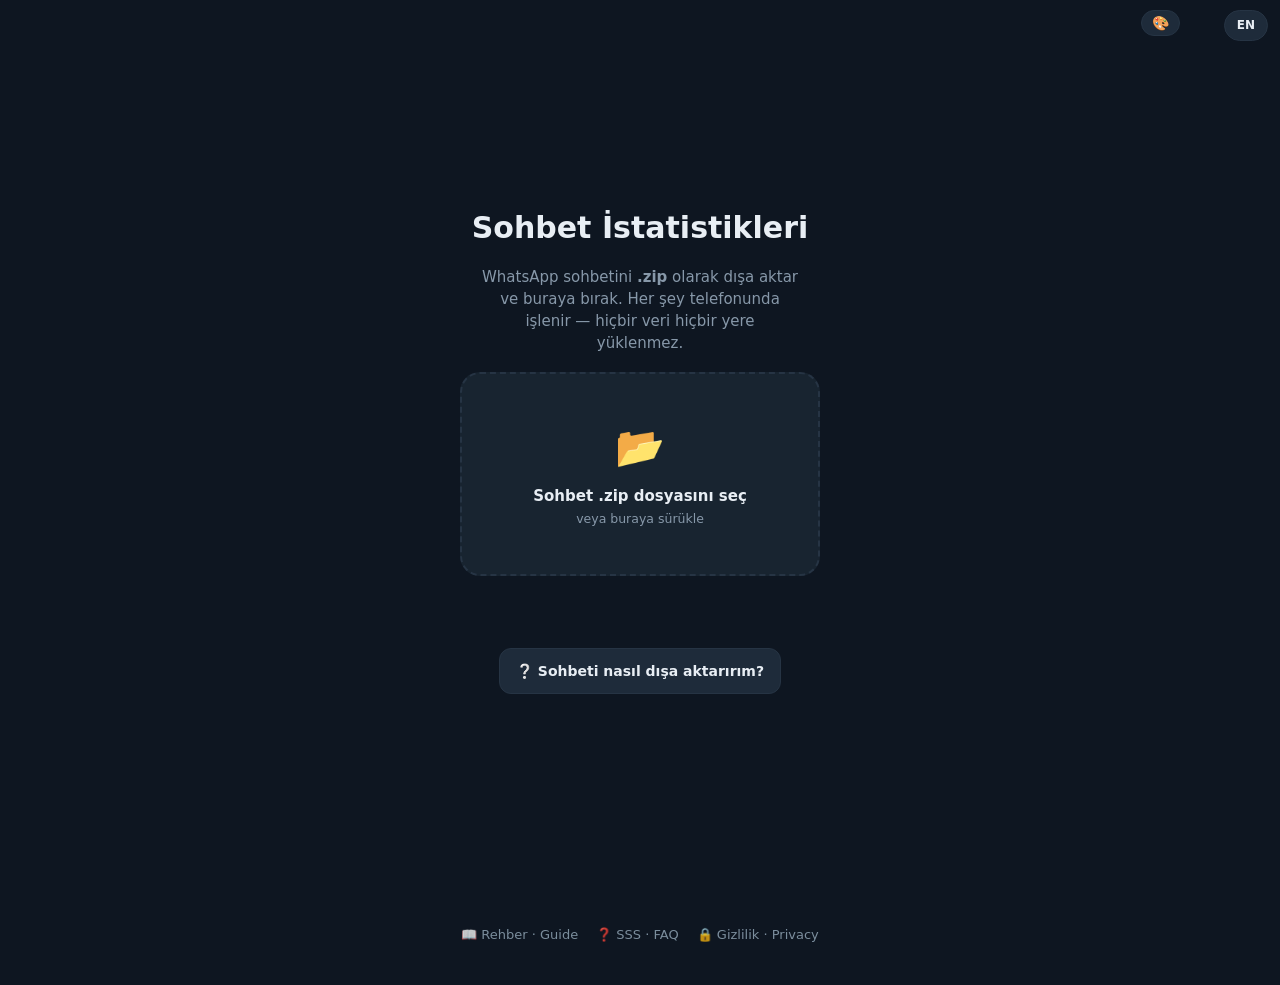
<file: index.html>
<!doctype html>
<html lang="tr">
<head>
  <meta charset="utf-8">
  <meta name="viewport" content="width=device-width, initial-scale=1, viewport-fit=cover">
  <meta name="theme-color" content="#0e1621">
  <!-- Standalone/app-like launch when added to the home screen (iOS lacks manifest display support
       pre-16.4; these apple-* metas make add-to-home-screen open full-screen without Safari chrome). -->
  <meta name="mobile-web-app-capable" content="yes">
  <meta name="apple-mobile-web-app-capable" content="yes">
  <meta name="apple-mobile-web-app-status-bar-style" content="black-translucent">
  <meta name="apple-mobile-web-app-title" content="Sohbet İstat">
  <title>WhatsApp Sohbet İstatistikleri</title>
  <link rel="manifest" href="manifest.json">
  <link rel="apple-touch-icon" href="icon-192.png">
  <link rel="icon" href="icon-192.png">
  <link rel="stylesheet" href="styles.css">
  <link rel="stylesheet" href="wrapped.css">
  <script>
    // AdSense (Auto ads): set to your publisher ID after approval, e.g. "ca-pub-1234567890123456".
    const ADSENSE_PUB = "ca-pub-7134809424944016";
    if (ADSENSE_PUB) {
      const s = document.createElement("script");
      s.async = true; s.crossOrigin = "anonymous";
      s.src = "https://pagead2.googlesyndication.com/pagead/js/adsbygoogle.js?client=" + ADSENSE_PUB;
      document.head.appendChild(s);
    }
  </script>
</head>
<body>
  <button id="langtoggle" title="Language">EN</button>
  <button id="themetoggle" title="Theme">🎨</button>
  <button id="anontoggle" class="hidden" title="Hide names">🕶️</button>
  <div id="import" class="import">
    <h1 id="iTitle">Sohbet İstatistikleri</h1>
    <p id="iDesc">WhatsApp sohbetini <b>.zip</b> olarak dışa aktar ve buraya bırak. Her şey telefonunda işlenir — hiçbir veri hiçbir yere yüklenmez.</p>
    <label class="drop" id="drop">
      <div class="big">📂</div>
      <b id="iPick">Sohbet .zip dosyasını seç</b>
      <small id="iDrag">veya buraya sürükle</small>
      <input type="file" id="file" accept=".zip,.txt,text/plain,application/zip" hidden>
    </label>
    <div id="busy" class="drop hidden"><div class="spin" style="margin:0 auto"></div><b id="iBusy" style="margin-top:12px">İşleniyor…</b></div>
    <div class="err" id="err"></div>
    <details id="guide" class="guide"></details>
    <div id="history" class="history hidden"></div>
  </div>

  <div id="filter" class="filterbar hidden"></div>
  <div id="tracker" class="tracker hidden"></div>
  <div id="report" class="report wide hidden"></div>
  <div id="share" class="share hidden"></div>
  <footer class="sitenav">
    <a href="guide.html">📖 Rehber · Guide</a>
    <a href="faq.html">❓ SSS · FAQ</a>
    <a href="privacy.html">🔒 Gizlilik · Privacy</a>
  </footer>
  <div id="wrapped" class="wrapped hidden"></div>

  <script src="html2canvas.min.js" defer></script>
  <script type="module" src="app.js"></script>
  <script type="module" src="wrapped.js"></script>
</body>
</html>
</file>
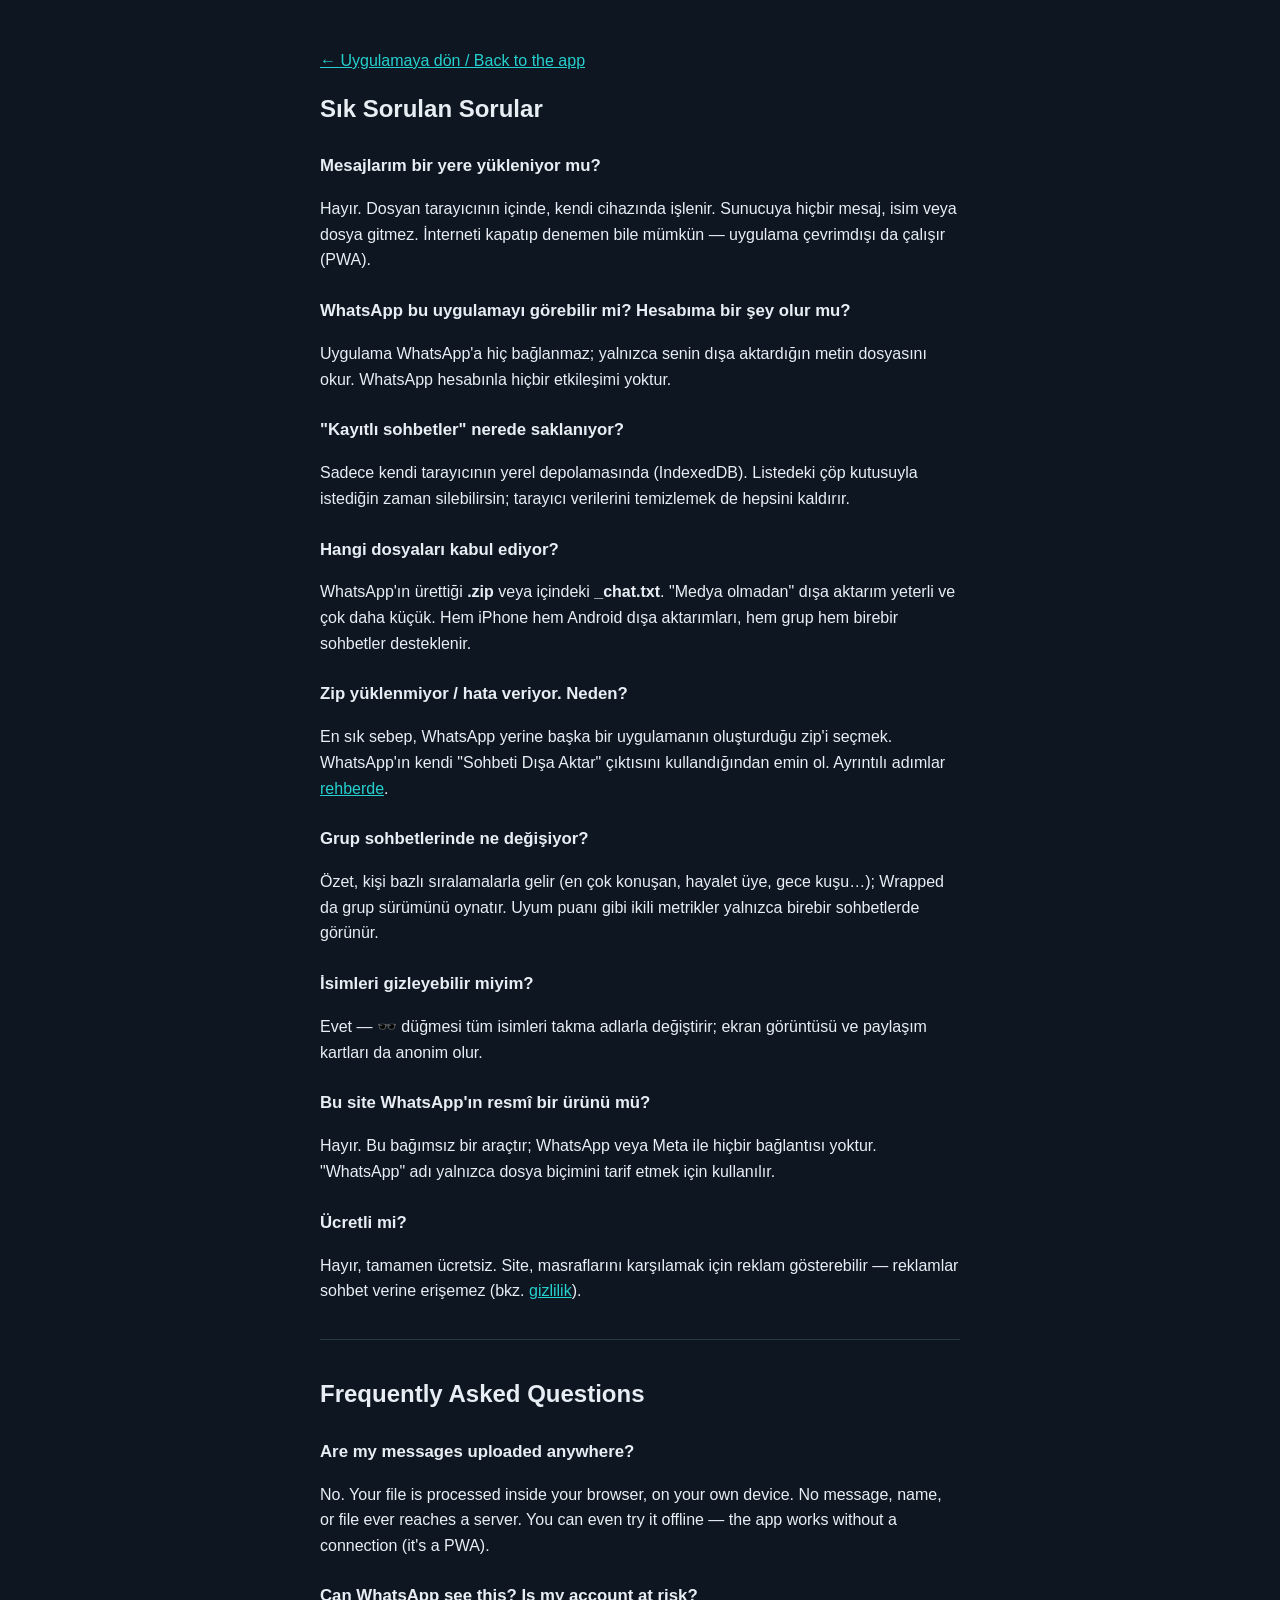
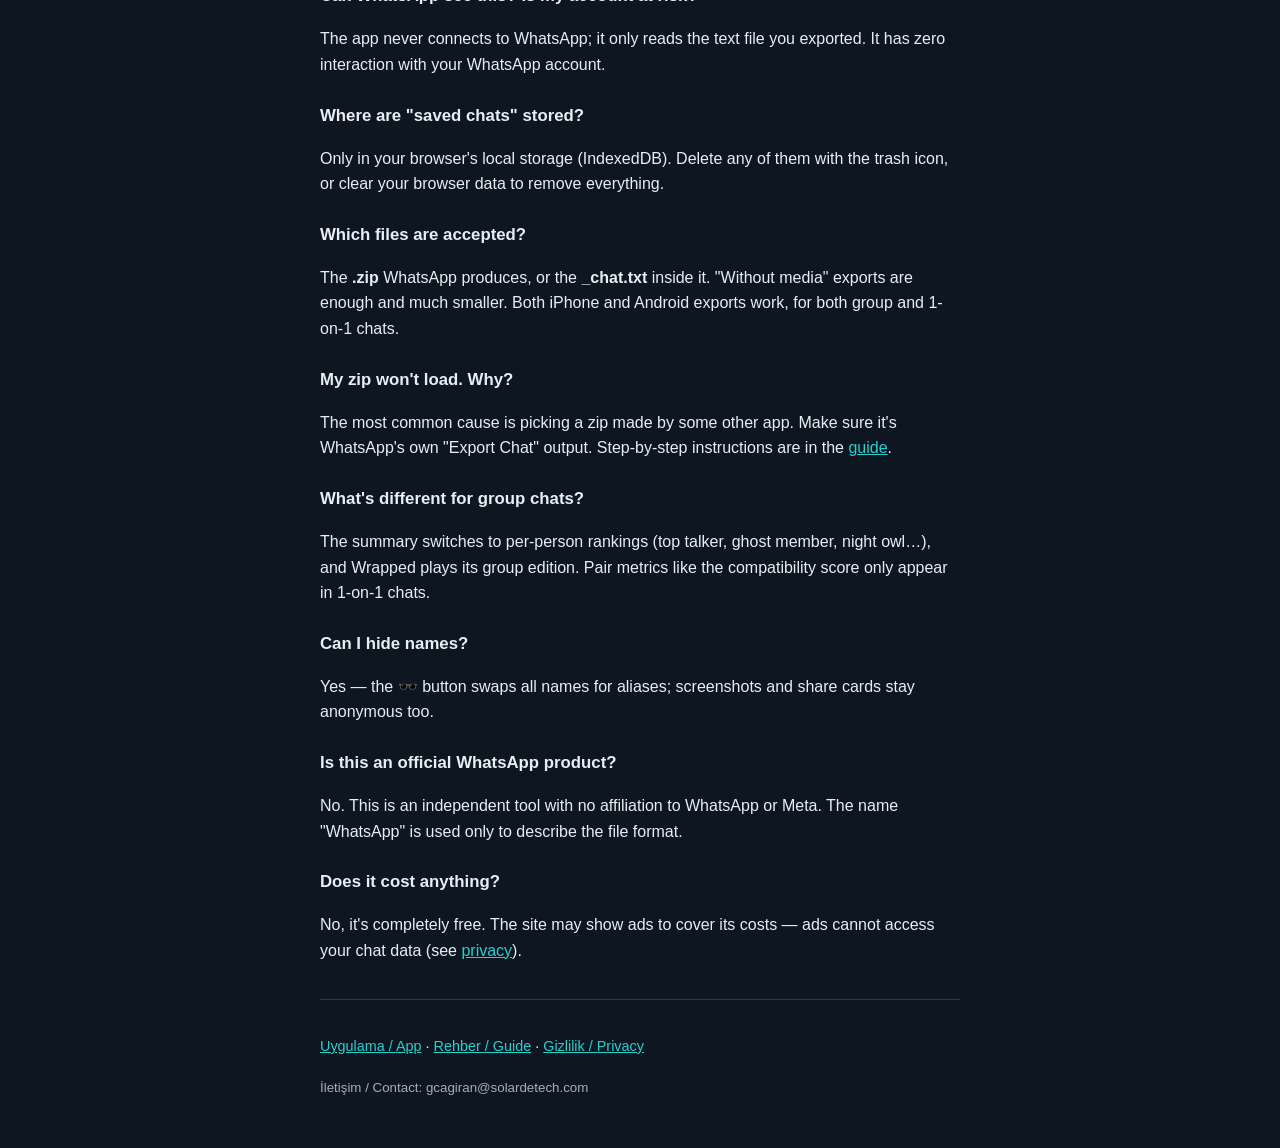
<file: faq.html>
<!doctype html>
<html lang="tr">
<head>
  <meta charset="utf-8">
  <meta name="viewport" content="width=device-width, initial-scale=1">
  <meta name="theme-color" content="#0e1621">
  <meta name="description" content="WhatsApp Sohbet İstatistikleri hakkında sık sorulan sorular: gizlilik, veri, dosya biçimleri. FAQ about WhatsApp chat statistics: privacy, data, file formats.">
  <title>SSS · FAQ — WhatsApp Sohbet İstatistikleri</title>
  <style>
    body{font-family:-apple-system,BlinkMacSystemFont,"Segoe UI",Roboto,Helvetica,Arial,sans-serif;
      background:#0e1621;color:#e8eef4;max-width:640px;margin:0 auto;padding:32px 20px;line-height:1.6}
    h1{font-size:1.5em}h2{font-size:1.05em;margin-top:1.5em}
    a{color:#26d0ce}hr{border:none;border-top:1px solid #2a3947;margin:2.2em 0}
    small{color:#9fb0bf}
    .nav{margin-top:2.4em;font-size:.9em}
  </style>
</head>
<body>
  <p><a href="./">← Uygulamaya dön / Back to the app</a></p>

  <h1>Sık Sorulan Sorular</h1>

  <h2>Mesajlarım bir yere yükleniyor mu?</h2>
  <p>Hayır. Dosyan tarayıcının içinde, kendi cihazında işlenir. Sunucuya hiçbir mesaj, isim veya dosya gitmez.
    İnterneti kapatıp denemen bile mümkün — uygulama çevrimdışı da çalışır (PWA).</p>

  <h2>WhatsApp bu uygulamayı görebilir mi? Hesabıma bir şey olur mu?</h2>
  <p>Uygulama WhatsApp'a hiç bağlanmaz; yalnızca senin dışa aktardığın metin dosyasını okur.
    WhatsApp hesabınla hiçbir etkileşimi yoktur.</p>

  <h2>"Kayıtlı sohbetler" nerede saklanıyor?</h2>
  <p>Sadece kendi tarayıcının yerel depolamasında (IndexedDB). Listedeki çöp kutusuyla istediğin zaman silebilirsin;
    tarayıcı verilerini temizlemek de hepsini kaldırır.</p>

  <h2>Hangi dosyaları kabul ediyor?</h2>
  <p>WhatsApp'ın ürettiği <b>.zip</b> veya içindeki <b>_chat.txt</b>. "Medya olmadan" dışa aktarım yeterli ve çok daha küçük.
    Hem iPhone hem Android dışa aktarımları, hem grup hem birebir sohbetler desteklenir.</p>

  <h2>Zip yüklenmiyor / hata veriyor. Neden?</h2>
  <p>En sık sebep, WhatsApp yerine başka bir uygulamanın oluşturduğu zip'i seçmek. WhatsApp'ın kendi
    "Sohbeti Dışa Aktar" çıktısını kullandığından emin ol. Ayrıntılı adımlar <a href="guide.html">rehberde</a>.</p>

  <h2>Grup sohbetlerinde ne değişiyor?</h2>
  <p>Özet, kişi bazlı sıralamalarla gelir (en çok konuşan, hayalet üye, gece kuşu…); Wrapped da grup sürümünü oynatır.
    Uyum puanı gibi ikili metrikler yalnızca birebir sohbetlerde görünür.</p>

  <h2>İsimleri gizleyebilir miyim?</h2>
  <p>Evet — 🕶️ düğmesi tüm isimleri takma adlarla değiştirir; ekran görüntüsü ve paylaşım kartları da anonim olur.</p>

  <h2>Bu site WhatsApp'ın resmî bir ürünü mü?</h2>
  <p>Hayır. Bu bağımsız bir araçtır; WhatsApp veya Meta ile hiçbir bağlantısı yoktur. "WhatsApp" adı yalnızca
    dosya biçimini tarif etmek için kullanılır.</p>

  <h2>Ücretli mi?</h2>
  <p>Hayır, tamamen ücretsiz. Site, masraflarını karşılamak için reklam gösterebilir — reklamlar sohbet verine erişemez
    (bkz. <a href="privacy.html">gizlilik</a>).</p>

  <hr>

  <h1>Frequently Asked Questions</h1>

  <h2>Are my messages uploaded anywhere?</h2>
  <p>No. Your file is processed inside your browser, on your own device. No message, name, or file ever reaches a server.
    You can even try it offline — the app works without a connection (it's a PWA).</p>

  <h2>Can WhatsApp see this? Is my account at risk?</h2>
  <p>The app never connects to WhatsApp; it only reads the text file you exported. It has zero interaction with your
    WhatsApp account.</p>

  <h2>Where are "saved chats" stored?</h2>
  <p>Only in your browser's local storage (IndexedDB). Delete any of them with the trash icon, or clear your browser
    data to remove everything.</p>

  <h2>Which files are accepted?</h2>
  <p>The <b>.zip</b> WhatsApp produces, or the <b>_chat.txt</b> inside it. "Without media" exports are enough and much
    smaller. Both iPhone and Android exports work, for both group and 1-on-1 chats.</p>

  <h2>My zip won't load. Why?</h2>
  <p>The most common cause is picking a zip made by some other app. Make sure it's WhatsApp's own
    "Export Chat" output. Step-by-step instructions are in the <a href="guide.html">guide</a>.</p>

  <h2>What's different for group chats?</h2>
  <p>The summary switches to per-person rankings (top talker, ghost member, night owl…), and Wrapped plays its group
    edition. Pair metrics like the compatibility score only appear in 1-on-1 chats.</p>

  <h2>Can I hide names?</h2>
  <p>Yes — the 🕶️ button swaps all names for aliases; screenshots and share cards stay anonymous too.</p>

  <h2>Is this an official WhatsApp product?</h2>
  <p>No. This is an independent tool with no affiliation to WhatsApp or Meta. The name "WhatsApp" is used only to
    describe the file format.</p>

  <h2>Does it cost anything?</h2>
  <p>No, it's completely free. The site may show ads to cover its costs — ads cannot access your chat data
    (see <a href="privacy.html">privacy</a>).</p>

  <hr>
  <p class="nav"><a href="./">Uygulama / App</a> · <a href="guide.html">Rehber / Guide</a> · <a href="privacy.html">Gizlilik / Privacy</a></p>
  <p><small>İletişim / Contact: gcagiran@solardetech.com</small></p>
</body>
</html>
</file>
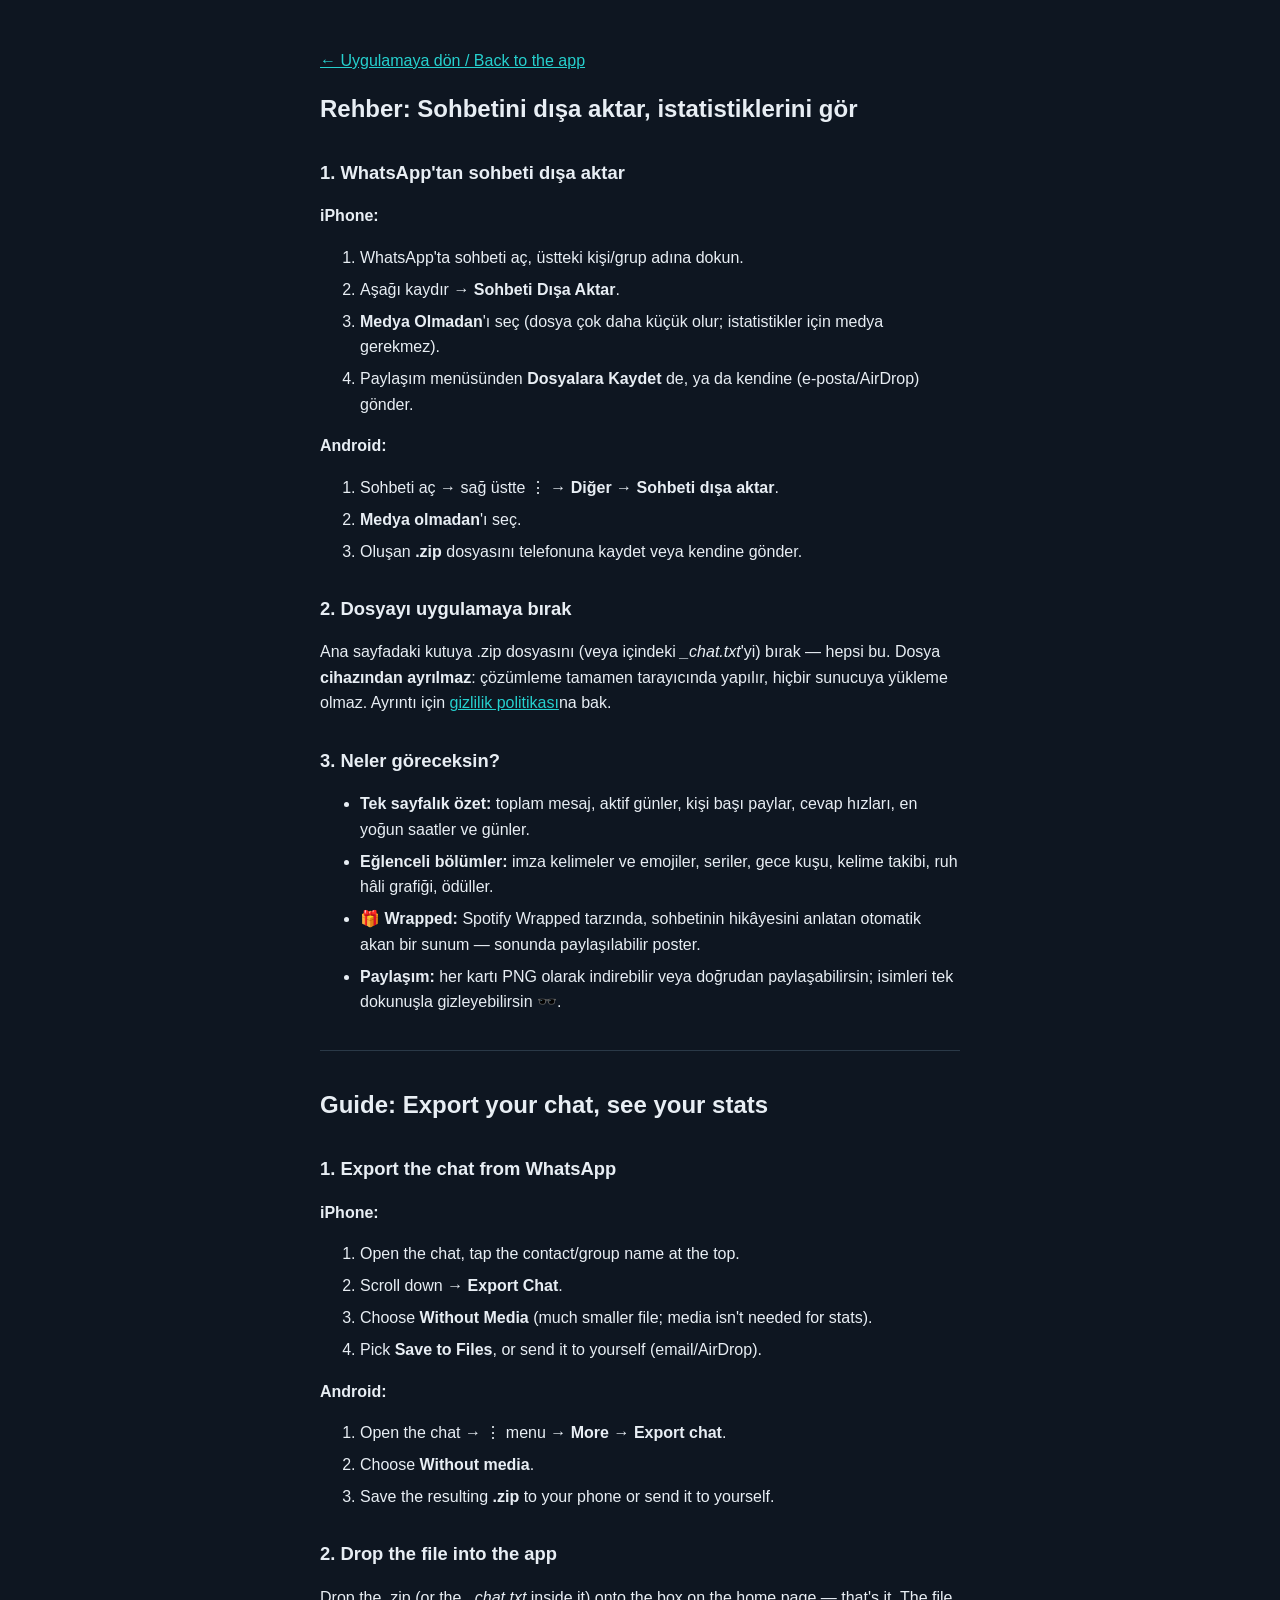
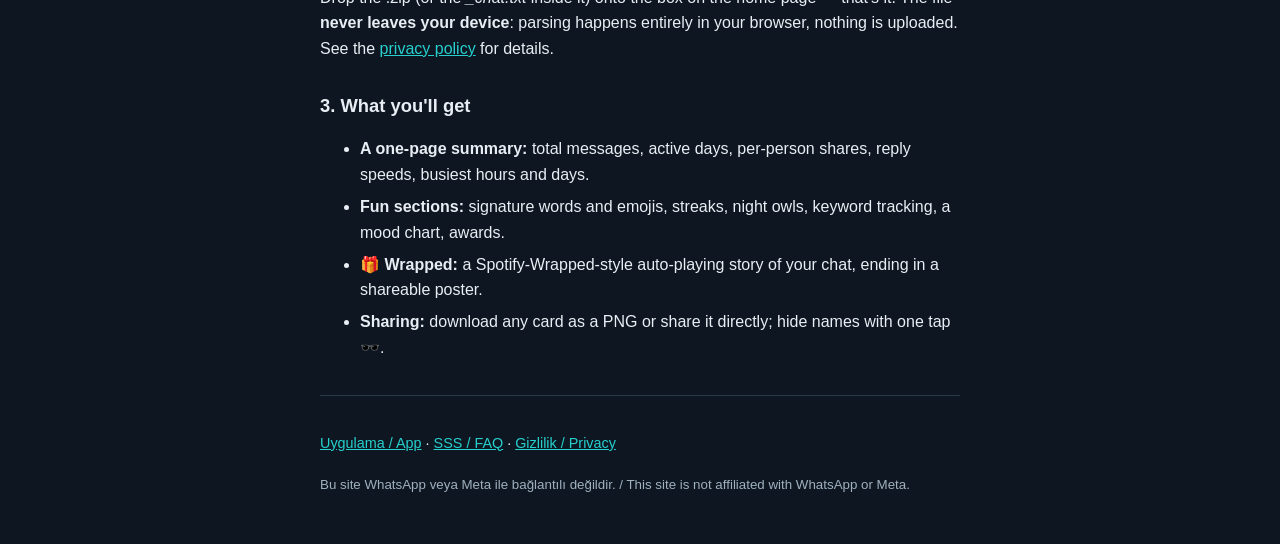
<file: guide.html>
<!doctype html>
<html lang="tr">
<head>
  <meta charset="utf-8">
  <meta name="viewport" content="width=device-width, initial-scale=1">
  <meta name="theme-color" content="#0e1621">
  <meta name="description" content="WhatsApp sohbetini nasıl dışa aktarırsın ve istatistiklerini nasıl görürsün — adım adım rehber. How to export a WhatsApp chat and see your stats — step by step.">
  <title>Rehber · Guide — WhatsApp Sohbet İstatistikleri</title>
  <style>
    body{font-family:-apple-system,BlinkMacSystemFont,"Segoe UI",Roboto,Helvetica,Arial,sans-serif;
      background:#0e1621;color:#e8eef4;max-width:640px;margin:0 auto;padding:32px 20px;line-height:1.6}
    h1{font-size:1.5em}h2{font-size:1.15em;margin-top:1.6em}
    a{color:#26d0ce}hr{border:none;border-top:1px solid #2a3947;margin:2.2em 0}
    ol li,ul li{margin:.4em 0}
    small{color:#9fb0bf}
    .nav{margin-top:2.4em;font-size:.9em}
  </style>
</head>
<body>
  <p><a href="./">← Uygulamaya dön / Back to the app</a></p>

  <h1>Rehber: Sohbetini dışa aktar, istatistiklerini gör</h1>

  <h2>1. WhatsApp'tan sohbeti dışa aktar</h2>
  <p><b>iPhone:</b></p>
  <ol>
    <li>WhatsApp'ta sohbeti aç, üstteki kişi/grup adına dokun.</li>
    <li>Aşağı kaydır → <b>Sohbeti Dışa Aktar</b>.</li>
    <li><b>Medya Olmadan</b>'ı seç (dosya çok daha küçük olur; istatistikler için medya gerekmez).</li>
    <li>Paylaşım menüsünden <b>Dosyalara Kaydet</b> de, ya da kendine (e-posta/AirDrop) gönder.</li>
  </ol>
  <p><b>Android:</b></p>
  <ol>
    <li>Sohbeti aç → sağ üstte ⋮ → <b>Diğer</b> → <b>Sohbeti dışa aktar</b>.</li>
    <li><b>Medya olmadan</b>'ı seç.</li>
    <li>Oluşan <b>.zip</b> dosyasını telefonuna kaydet veya kendine gönder.</li>
  </ol>

  <h2>2. Dosyayı uygulamaya bırak</h2>
  <p>Ana sayfadaki kutuya .zip dosyasını (veya içindeki <i>_chat.txt</i>'yi) bırak — hepsi bu.
    Dosya <b>cihazından ayrılmaz</b>: çözümleme tamamen tarayıcında yapılır, hiçbir sunucuya yükleme olmaz.
    Ayrıntı için <a href="privacy.html">gizlilik politikası</a>na bak.</p>

  <h2>3. Neler göreceksin?</h2>
  <ul>
    <li><b>Tek sayfalık özet:</b> toplam mesaj, aktif günler, kişi başı paylar, cevap hızları, en yoğun saatler ve günler.</li>
    <li><b>Eğlenceli bölümler:</b> imza kelimeler ve emojiler, seriler, gece kuşu, kelime takibi, ruh hâli grafiği, ödüller.</li>
    <li><b>🎁 Wrapped:</b> Spotify Wrapped tarzında, sohbetinin hikâyesini anlatan otomatik akan bir sunum — sonunda paylaşılabilir poster.</li>
    <li><b>Paylaşım:</b> her kartı PNG olarak indirebilir veya doğrudan paylaşabilirsin; isimleri tek dokunuşla gizleyebilirsin 🕶️.</li>
  </ul>

  <hr>

  <h1>Guide: Export your chat, see your stats</h1>

  <h2>1. Export the chat from WhatsApp</h2>
  <p><b>iPhone:</b></p>
  <ol>
    <li>Open the chat, tap the contact/group name at the top.</li>
    <li>Scroll down → <b>Export Chat</b>.</li>
    <li>Choose <b>Without Media</b> (much smaller file; media isn't needed for stats).</li>
    <li>Pick <b>Save to Files</b>, or send it to yourself (email/AirDrop).</li>
  </ol>
  <p><b>Android:</b></p>
  <ol>
    <li>Open the chat → ⋮ menu → <b>More</b> → <b>Export chat</b>.</li>
    <li>Choose <b>Without media</b>.</li>
    <li>Save the resulting <b>.zip</b> to your phone or send it to yourself.</li>
  </ol>

  <h2>2. Drop the file into the app</h2>
  <p>Drop the .zip (or the <i>_chat.txt</i> inside it) onto the box on the home page — that's it.
    The file <b>never leaves your device</b>: parsing happens entirely in your browser, nothing is uploaded.
    See the <a href="privacy.html">privacy policy</a> for details.</p>

  <h2>3. What you'll get</h2>
  <ul>
    <li><b>A one-page summary:</b> total messages, active days, per-person shares, reply speeds, busiest hours and days.</li>
    <li><b>Fun sections:</b> signature words and emojis, streaks, night owls, keyword tracking, a mood chart, awards.</li>
    <li><b>🎁 Wrapped:</b> a Spotify-Wrapped-style auto-playing story of your chat, ending in a shareable poster.</li>
    <li><b>Sharing:</b> download any card as a PNG or share it directly; hide names with one tap 🕶️.</li>
  </ul>

  <hr>
  <p class="nav"><a href="./">Uygulama / App</a> · <a href="faq.html">SSS / FAQ</a> · <a href="privacy.html">Gizlilik / Privacy</a></p>
  <p><small>Bu site WhatsApp veya Meta ile bağlantılı değildir. / This site is not affiliated with WhatsApp or Meta.</small></p>
</body>
</html>
</file>
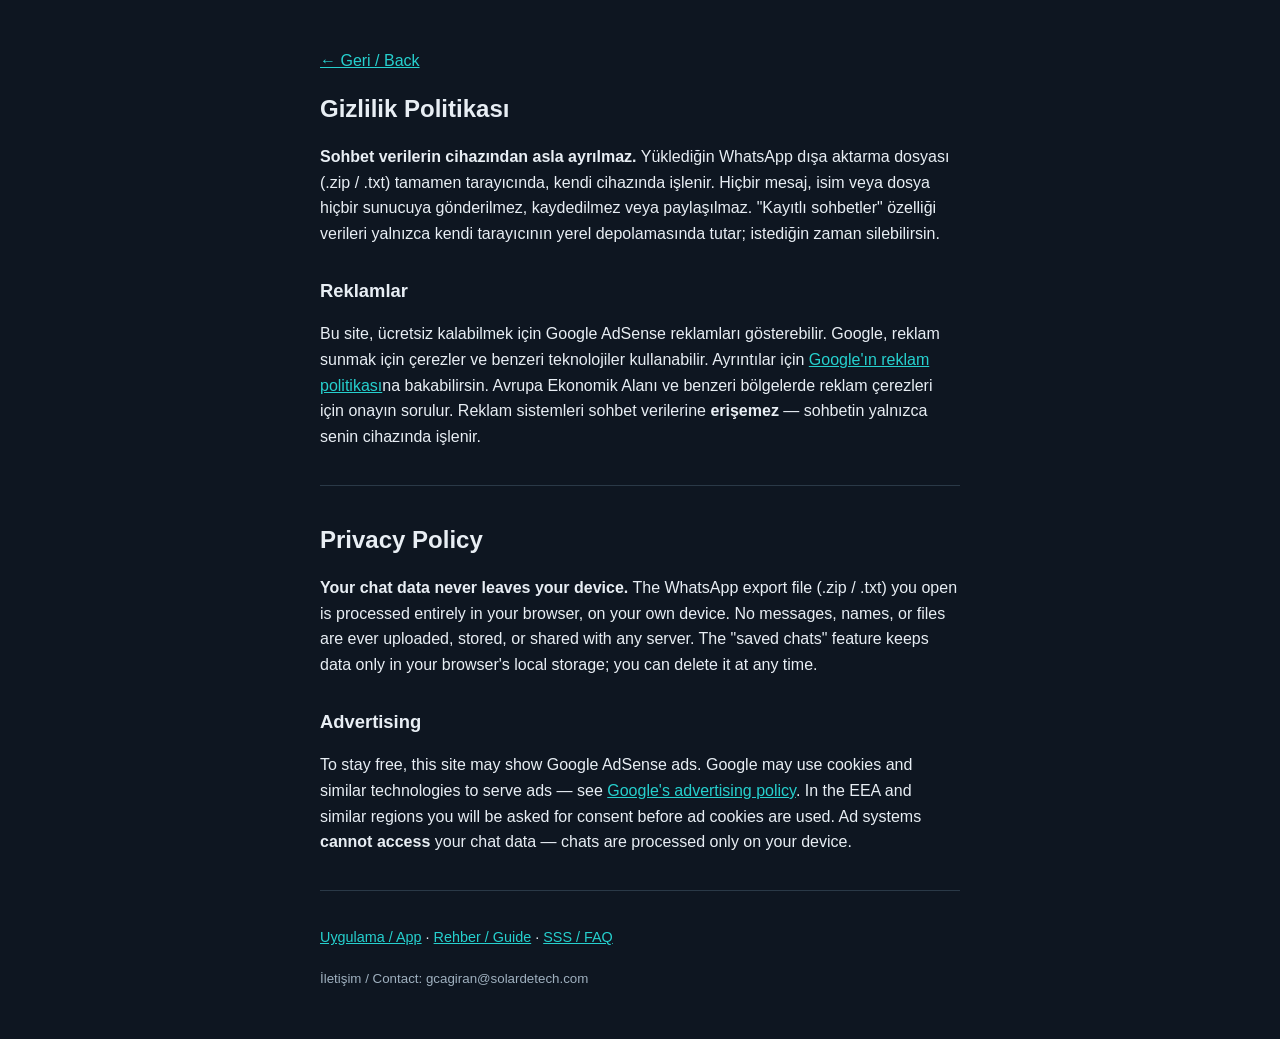
<file: privacy.html>
<!doctype html>
<html lang="tr">
<head>
  <meta charset="utf-8">
  <meta name="viewport" content="width=device-width, initial-scale=1">
  <meta name="theme-color" content="#0e1621">
  <title>Gizlilik · Privacy — WhatsApp Sohbet İstatistikleri</title>
  <style>
    body{font-family:-apple-system,BlinkMacSystemFont,"Segoe UI",Roboto,Helvetica,Arial,sans-serif;
      background:#0e1621;color:#e8eef4;max-width:640px;margin:0 auto;padding:32px 20px;line-height:1.6}
    h1{font-size:1.5em}h2{font-size:1.15em;margin-top:1.6em}
    a{color:#26d0ce}hr{border:none;border-top:1px solid #2a3947;margin:2.2em 0}
    small{color:#9fb0bf}
  </style>
</head>
<body>
  <p><a href="./">← Geri / Back</a></p>

  <h1>Gizlilik Politikası</h1>
  <p><b>Sohbet verilerin cihazından asla ayrılmaz.</b> Yüklediğin WhatsApp dışa aktarma dosyası (.zip / .txt)
    tamamen tarayıcında, kendi cihazında işlenir. Hiçbir mesaj, isim veya dosya hiçbir sunucuya gönderilmez,
    kaydedilmez veya paylaşılmaz. "Kayıtlı sohbetler" özelliği verileri yalnızca kendi tarayıcının yerel
    depolamasında tutar; istediğin zaman silebilirsin.</p>
  <h2>Reklamlar</h2>
  <p>Bu site, ücretsiz kalabilmek için Google AdSense reklamları gösterebilir. Google, reklam sunmak için
    çerezler ve benzeri teknolojiler kullanabilir. Ayrıntılar için
    <a href="https://policies.google.com/technologies/ads" rel="noopener">Google'ın reklam politikası</a>na
    bakabilirsin. Avrupa Ekonomik Alanı ve benzeri bölgelerde reklam çerezleri için onayın sorulur.
    Reklam sistemleri sohbet verilerine <b>erişemez</b> — sohbetin yalnızca senin cihazında işlenir.</p>

  <hr>

  <h1>Privacy Policy</h1>
  <p><b>Your chat data never leaves your device.</b> The WhatsApp export file (.zip / .txt) you open is
    processed entirely in your browser, on your own device. No messages, names, or files are ever uploaded,
    stored, or shared with any server. The "saved chats" feature keeps data only in your browser's local
    storage; you can delete it at any time.</p>
  <h2>Advertising</h2>
  <p>To stay free, this site may show Google AdSense ads. Google may use cookies and similar technologies to
    serve ads — see <a href="https://policies.google.com/technologies/ads" rel="noopener">Google's advertising
    policy</a>. In the EEA and similar regions you will be asked for consent before ad cookies are used.
    Ad systems <b>cannot access</b> your chat data — chats are processed only on your device.</p>

  <hr>
  <p style="font-size:.9em"><a href="./">Uygulama / App</a> · <a href="guide.html">Rehber / Guide</a> · <a href="faq.html">SSS / FAQ</a></p>
  <p><small>İletişim / Contact: gcagiran@solardetech.com</small></p>
</body>
</html>
</file>
<file: styles.css>
:root {
  --bg: #0e1621;
  --card: #182430;
  --card2: #1e2b3a;
  --fg: #e8eef4;
  --mut: #8798a9;
  --line: #263444;
  --a: #2ecc71;   /* sender 0 (green, "you") */
  --a2: #1f8f4e;
  --b: #ff5d5d;   /* sender 1 (red) */
  --b2: #c23b3b;
  --accent: #53b1fd;
}
/* alternate color themes (cosmetic: override surface colors; sender colors stay from JS PALETTE) */
:root[data-theme="sunset"] { --bg:#1b1214; --card:#26191c; --card2:#301f23; --fg:#f4e9ea; --mut:#b39a9d; --line:#3a2a2e; --accent:#ff9f45; }
:root[data-theme="ocean"]  { --bg:#0b1622; --card:#12212f; --card2:#182a3b; --fg:#e6f0f7; --mut:#8aa2b5; --line:#22384a; --accent:#39c7d6; }
:root[data-theme="mono"]   { --bg:#141414; --card:#1e1e1e; --card2:#262626; --fg:#ededed; --mut:#9a9a9a; --line:#333333; --accent:#b0b0b0; }
* { box-sizing: border-box; }
/* Guarantee the page never scrolls horizontally on a phone: clip (not hidden — clip keeps the
   sticky share bar working) any stray horizontal overflow. Belt to the overflow-wrap on .report. */
html { -webkit-text-size-adjust: 100%; overflow-x: clip; }
body {
  margin: 0; background: var(--bg); color: var(--fg);
  font: 15px/1.45 -apple-system, "Segoe UI", Roboto, system-ui, sans-serif;
}

/* ── import screen ── */
.import {
  min-height: 100vh; display: flex; flex-direction: column;
  align-items: center; justify-content: center; text-align: center; padding: 24px; gap: 18px;
}
.import h1 { font-size: 30px; margin: 0; }
.import p { color: var(--mut); margin: 0; max-width: 320px; }
.drop {
  width: 100%; max-width: 360px; padding: 44px 20px; border: 2px dashed var(--line);
  border-radius: 20px; background: var(--card); cursor: pointer; transition: .15s;
}
.drop.hot { border-color: var(--a); background: var(--card2); }
.drop .big { font-size: 40px; }
.drop b { display: block; margin-top: 10px; }
.drop small { color: var(--mut); }
.err { color: var(--b); min-height: 20px; }
.spin { width: 34px; height: 34px; border: 3px solid var(--line); border-top-color: var(--a);
  border-radius: 50%; animation: sp 1s linear infinite; }
@keyframes sp { to { transform: rotate(360deg); } }
.hidden { display: none !important; }

/* ── report ── */
/* explicit color so children inherit it even outside <body> (the PNG export's <foreignObject>
   has no body, so uncolored text would otherwise fall back to default black) */
/* overflow-wrap: break-word — long unbroken tokens (pasted URLs, long words in free-text sections
   like longest message / memories / word cloud) break to avoid horizontal scroll on a phone. Use
   break-word NOT anywhere: `anywhere` also shrinks each element's min-content width to one character,
   which lets flex children (e.g. a milestone `.mslbl` label beside a long `.msval`) collapse to a
   single vertical column of letters. break-word breaks the same long tokens without that side effect. */
.report { max-width: 460px; margin: 0 auto; padding: 16px 14px 40px; color: var(--fg); overflow-wrap: break-word; }
.report section { background: var(--card); border-radius: 16px; padding: 16px; margin: 12px 0; position: relative; }
/* single-card share button (injected per section by the app) */
.cardshare { position: absolute; top: 8px; right: 8px; background: var(--card2); border: 1px solid var(--line);
  color: var(--fg); border-radius: 8px; padding: 2px 6px; font-size: 12px; line-height: 1.2; cursor: pointer;
  opacity: .45; transition: opacity .12s; }
.cardshare:hover { opacity: 1; border-color: var(--fg); }
.report section > h2 { padding-right: 34px; }
@media print { .cardshare { display: none !important; } }
.report h2 {
  font-size: 12px; letter-spacing: .06em; text-transform: uppercase; color: var(--mut);
  margin: 0 0 12px; display: flex; align-items: center; gap: 8px; font-weight: 700;
}
.report h2 .ic { font-size: 16px; }
.report h2 small { text-transform: none; letter-spacing: 0; color: var(--mut); font-weight: 500; }

/* header */
.head { text-align: center; }
.avatars { display: flex; justify-content: center; gap: -10px; margin-bottom: 8px; }
.av { width: 46px; height: 46px; border-radius: 50%; display: grid; place-items: center;
  font-weight: 700; font-size: 18px; color: #06110a; border: 3px solid var(--card); }
.av + .av { margin-left: -12px; }
.av.more { background: var(--card2); color: var(--mut); }
.head .who { font-size: 19px; font-weight: 700; overflow-wrap: anywhere; }
.head .range { color: var(--mut); font-size: 13px; margin-top: 2px; }
.statgrid { display: grid; grid-template-columns: 1fr 1fr; gap: 10px; margin-top: 14px; }
.stat { background: var(--card2); border-radius: 12px; padding: 12px; }
.stat { min-width: 0; }
.stat .n { font-size: 21px; font-weight: 800; overflow-wrap: anywhere; }
.stat .k { color: var(--mut); font-size: 12px; margin-top: 2px; display: flex; align-items: center; gap: 5px; }

/* two-person compare rows */
.crow { display: grid; grid-template-columns: minmax(0,1fr) auto auto; align-items: center; gap: 10px;
  padding: 8px 0; border-bottom: 1px solid var(--line); }
.crow:last-child { border-bottom: none; }
.crow .lbl { color: var(--fg); font-size: 14px; display: flex; align-items: center; gap: 7px;
  min-width: 0; overflow-wrap: anywhere; }
.crow .v { font-weight: 700; font-variant-numeric: tabular-nums; min-width: 52px; text-align: right; white-space: nowrap; }
.crow .v.a { color: var(--a); } .crow .v.b { color: var(--b); }
.leg { display: flex; justify-content: flex-end; gap: 16px; font-size: 12px; color: var(--mut); margin-bottom: 6px; }
.leg .a::before, .leg .b::before { content: "●"; margin-right: 5px; }
.leg .a::before { color: var(--a); } .leg .b::before { color: var(--b); }

/* group (3+ senders): each metric as a ranked per-member bar-chart */
.mblock { padding: 9px 0; border-bottom: 1px solid var(--line); }
.mblock:last-child { border-bottom: none; }
.mlabel { font-size: 13px; margin-bottom: 6px; color: var(--fg); }
.mbar { display: grid; grid-template-columns: 84px minmax(0,1fr) auto; align-items: center; gap: 8px; margin: 3px 0; }
.mbar .mname { font-size: 12px; font-weight: 600; white-space: nowrap; overflow: hidden; text-overflow: ellipsis; }
.mbar .mtrack { background: var(--card2); height: 9px; border-radius: 5px; overflow: hidden; min-width: 0; }
.mbar .mtrack i { display: block; height: 100%; }
.mbar b { font-size: 12.5px; font-variant-numeric: tabular-nums; white-space: nowrap; }

/* rating ring */
.ring { display: flex; align-items: center; gap: 16px; }
.ring svg { flex: none; }
.ring .label { font-size: 17px; font-weight: 700; }
.ring .k { color: var(--mut); font-size: 13px; margin-top: 3px; }

/* balance */
.balbar { height: 26px; border-radius: 8px; overflow: hidden; display: flex; margin: 4px 0 10px; }
.balbar i { display: flex; align-items: center; font-size: 12px; font-weight: 700; color: #06110a; padding: 0 8px; }
.balbar .a { background: var(--a); } .balbar .b { background: var(--b); color: #1a0606; justify-content: flex-end; }
.balpts { display: flex; justify-content: space-between; font-size: 13px; color: var(--mut); }
.balpts .a { color: var(--a); } .balpts .b { color: var(--b); }

/* stars */
.star { display: grid; grid-template-columns: 78px 1fr auto; align-items: center; gap: 10px; margin: 7px 0; }
.star .s { color: #f5c518; font-size: 13px; letter-spacing: 1px; }
.star .track { background: var(--card2); height: 8px; border-radius: 5px; overflow: hidden; }
.star .track i { display: block; height: 100%; background: var(--accent); }
.star b { font-variant-numeric: tabular-nums; font-size: 13px; }

/* insights */
.tip { display: flex; gap: 10px; background: var(--card2); border-radius: 10px; padding: 10px 12px; margin: 7px 0; }
.tip .ic { flex: none; font-size: 16px; }
.tip span { font-size: 13.5px; line-height: 1.4; }

/* activity sparkline */
.spark { display: flex; align-items: flex-end; gap: 2px; height: 70px; }
.spark i { flex: 1; background: var(--accent); border-radius: 2px 2px 0 0; min-height: 2px; opacity: .8;
  cursor: pointer; transition: opacity .1s; }
.spark i:hover, .spark i.on { opacity: 1; }
.sparkread { text-align: center; color: var(--mut); font-size: 12px; margin-top: 8px; min-height: 16px; }

/* heatmap */
table.heat { border-collapse: separate; border-spacing: 3px; width: 100%; }
table.heat th { color: var(--mut); font-size: 10px; font-weight: 600; padding: 1px; }
table.heat td { text-align: center; font-size: 10px; color: #dff; border-radius: 4px; padding: 7px 2px;
  font-variant-numeric: tabular-nums; white-space: nowrap; overflow: hidden; }
table.heat { table-layout: fixed; }
table.heat th.rl { text-align: right; padding-right: 6px; white-space: nowrap; }
.peak { color: var(--mut); font-size: 12.5px; margin-top: 10px; }
.peak b { color: var(--fg); }

/* relationship title (header) */
.reltitle { font-size: 15px; font-weight: 700; margin-top: 4px; }

/* reply-time trend bars (non-interactive; taller = slower) */
.tbars { display: flex; align-items: flex-end; gap: 2px; height: 56px; }
.tbars i { flex: 1; background: var(--accent); border-radius: 2px 2px 0 0; min-height: 2px; opacity: .85; }

/* awards wall */
.awards { display: grid; grid-template-columns: repeat(auto-fill, minmax(150px, 1fr)); gap: 8px; }
.award { background: var(--card2); border-radius: 10px; padding: 8px 10px; display: flex; align-items: center; gap: 8px; }
.awic { font-size: 18px; flex: none; }
.awlbl { font-size: 12px; color: var(--mut); flex: 1; min-width: 0; }
.awwin { font-size: 12.5px; font-weight: 700; white-space: nowrap; overflow: hidden; text-overflow: ellipsis; max-width: 40%; }

/* wrapped (shareable) card */
.wrapcard { background: linear-gradient(135deg, #2a1e46, #163a52) !important; }
.wraphdr { font-size: 12px; font-weight: 700; letter-spacing: .04em; opacity: .8; }
.wraptitle { font-size: 22px; font-weight: 800; margin: 4px 0 2px; }
.wrapwho { font-size: 13px; color: var(--mut); margin-bottom: 10px; overflow-wrap: anywhere; }
.wraprows { display: grid; grid-template-columns: 1fr 1fr; gap: 8px 14px; }
.wrow { display: flex; align-items: baseline; gap: 6px; }
.wic { flex: none; }
.wval { font-weight: 800; font-size: 15px; }
.wlab { color: var(--mut); font-size: 11.5px; }

/* compatibility breakdown (under the chat-rating ring) */
.compat { margin-top: 12px; }
.compat .mlabel { font-size: 12px; font-weight: 700; color: var(--mut); margin-bottom: 4px; }
.cpr { display: grid; grid-template-columns: 96px minmax(0,1fr) auto; align-items: center; gap: 8px; margin: 3px 0; }
.cpr .cplbl { font-size: 12px; color: var(--mut); }
.cptrack { background: var(--card2); height: 9px; border-radius: 5px; overflow: hidden; }
.cptrack i { display: block; height: 100%; background: var(--accent); }
.cpr b { font-size: 12.5px; font-variant-numeric: tabular-nums; }

/* random memory card + shuffle */
.memwrap { display: flex; flex-direction: column; gap: 8px; align-items: flex-start; }
.memcard { background: var(--card2); border-left: 3px solid var(--accent); border-radius: 8px;
  padding: 10px 12px; font-size: 13.5px; line-height: 1.5; color: var(--fg); word-break: break-word; align-self: stretch; }
.memcard .qwho { font-weight: 600; margin-right: 4px; }
.memdate { color: var(--mut); font-size: 11.5px; margin-top: 6px; }
.membtns { display: flex; gap: 8px; flex-wrap: wrap; }
.memshuffle, .memcontext, .seefull { background: var(--card2); color: var(--fg); border: 1px solid var(--line);
  border-radius: 20px; padding: 6px 14px; font: inherit; font-size: 13px; font-weight: 600; cursor: pointer; }
.memshuffle:hover, .memcontext:hover, .seefull:hover { border-color: var(--fg); }
.seefull { margin-top: 8px; }
@media print { .memshuffle, .memcontext, .seefull { display: none !important; } }

/* mood over time — diverging columns from a center line (warmth up/green, tension down/red) */
.moodbars { display: flex; align-items: center; gap: 2px; height: 64px; position: relative; }
.moodbars::before { content: ""; position: absolute; left: 0; right: 0; top: 50%; border-top: 1px dashed var(--line); }
.mud { flex: 1; height: 100%; position: relative; }
.mud i { position: absolute; left: 0; right: 0; border-radius: 2px; min-height: 1px; }
.mud i.pos { bottom: 50%; background: var(--a); }
.mud i.neg { top: 50%; background: #e0503a; }

/* content top-emoji */
.emojirow { display: flex; align-items: center; gap: 12px; padding: 6px 0; }
.emojirow .who { width: 70px; font-weight: 700; font-size: 13px; }
.emojirow .who.a { color: var(--a); } .emojirow .who.b { color: var(--b); }
.emojirow .es { display: flex; gap: 10px; flex-wrap: wrap; }
.emojirow .e { text-align: center; font-size: 18px; }
.emojirow .e small { display: block; font-size: 10px; color: var(--mut); }
.chips { display: flex; flex-wrap: wrap; gap: 6px; }
.chip { background: var(--card2); border-radius: 20px; padding: 4px 10px; font-size: 12px; color: var(--mut); }
.chip b { color: var(--fg); }

/* word cloud */
.cloud { margin: 6px 0 12px; }
.cloud:last-child { margin-bottom: 0; }
.cloudwho { font-size: 13px; font-weight: 700; margin-bottom: 4px; }
.cwrap { display: flex; flex-wrap: wrap; gap: 4px 12px; align-items: baseline; line-height: 1.1; }
.cw { font-weight: 700; opacity: .9; }

/* report card — interpretable score rows (icon · label · normalized bar · rate% · count) */
.scrow { display: flex; align-items: center; gap: 8px; padding: 6px 0; }
.scic { flex: none; font-size: 15px; width: 20px; text-align: center; }
.sclbl { flex: none; width: 130px; font-size: 13px; }
.sctrack { flex: 1; height: 9px; background: var(--card2); border-radius: 5px; overflow: hidden; }
.sctrack i { display: block; height: 100%; border-radius: 5px; }
/* centered variant: a mid-line at 50, segment grows left (below avg) or right (above avg) */
.sctrack.mid { position: relative; overflow: visible; }
.sctrack.mid::before { content: ""; position: absolute; left: 50%; top: -3px; bottom: -3px; width: 2px; background: var(--line); }
.sctrack.mid i { position: absolute; top: 0; }
.scpct { flex: none; width: 46px; text-align: right; font-size: 13px; font-weight: 700; font-variant-numeric: tabular-nums; }
.scpct.down { color: var(--mut); }
.sccount { flex: none; width: 52px; text-align: right; font-size: 11px; color: var(--mut); font-variant-numeric: tabular-nums; }
@media (max-width: 380px) { .sclbl { width: 96px; } }

/* milestones */
.msrow { display: flex; align-items: center; gap: 10px; padding: 8px 0; border-bottom: 1px solid var(--line); }
.msrow:last-child { border-bottom: none; }
.msic { font-size: 16px; flex: none; }
.mslbl { flex: 1; font-size: 14px; }
.msval { font-size: 13px; color: var(--mut); text-align: right; font-variant-numeric: tabular-nums; }
/* expandable milestone (longest silence → show the comeback exchange) */
details.msx { display: block; padding: 0; border-bottom: 1px solid var(--line); }
details.msx:last-child { border-bottom: none; }
details.msx > summary { display: flex; align-items: center; gap: 10px; padding: 8px 0; cursor: pointer; list-style: none; }
details.msx > summary::-webkit-details-marker { display: none; }
details.msx > summary::after { content: "▸"; color: var(--mut); flex: none; transition: transform .12s; }
details.msx[open] > summary::after { transform: rotate(90deg); }

/* on-this-day (compact list rows: year · count · who · quoted text) */
.otd { display: flex; align-items: baseline; gap: 8px; padding: 7px 0; border-bottom: 1px solid var(--line); font-size: 13px; }
.otd:last-child { border-bottom: none; }
.otdy { flex: none; font-weight: 700; font-variant-numeric: tabular-nums; min-width: 52px; }
.otdwho { flex: none; font-weight: 600; }
.otdn { flex: none; color: var(--mut); font-size: 12px; min-width: 64px; }
.otdtext { flex: 1; color: var(--mut); white-space: nowrap; overflow: hidden; text-overflow: ellipsis; }

/* quarterly openers — expandable: summary shows a one-liner, click reveals the opening exchange */
details.qopen { border-bottom: 1px solid var(--line); }
details.qopen:last-child { border-bottom: none; }
details.qopen > summary { display: flex; align-items: baseline; gap: 8px; padding: 8px 0; cursor: pointer;
  font-size: 13px; list-style: none; }
details.qopen > summary::-webkit-details-marker { display: none; }
details.qopen > summary::before { content: "▸"; color: var(--mut); flex: none; transition: transform .12s; }
details.qopen[open] > summary::before { transform: rotate(90deg); }
.qq { flex: none; font-weight: 700; font-variant-numeric: tabular-nums; min-width: 52px; }
.qwho { flex: none; font-weight: 600; }
.qtext { flex: 1; color: var(--mut); white-space: nowrap; overflow: hidden; text-overflow: ellipsis; }
.qexpand { padding: 4px 0 12px 20px; display: flex; flex-direction: column; gap: 5px; }
/* marked silence gap inside the longest-silence expansion */
.silencemark { display: flex; align-items: center; text-align: center; color: var(--mut); font-size: 11.5px; margin: 4px 0; }
.silencemark::before, .silencemark::after { content: ""; flex: 1; border-top: 1px dashed var(--line); }
.silencemark span { padding: 0 10px; white-space: nowrap; }
.qmsg { font-size: 12.5px; line-height: 1.45; color: var(--fg); word-break: break-word; }
.qmsg .qwho { display: inline; margin-right: 4px; }
.qmedia { display: inline-block; background: var(--card2); border-radius: 5px; padding: 1px 7px;
  font-size: 11.5px; color: var(--mut); }
details.qopen .otdn { margin-right: 4px; }

/* language toggle */
#langtoggle { position: fixed; top: 10px; right: 12px; z-index: 40; background: var(--card2);
  color: var(--fg); border: 1px solid var(--line); border-radius: 20px; padding: 6px 12px;
  font: inherit; font-size: 12px; font-weight: 700; cursor: pointer; }
#langtoggle:hover { border-color: var(--fg); }
@media print { #langtoggle, #anontoggle, #themetoggle { display: none !important; } }

/* anonymize + theme toggles (sit left of the language toggle) */
#anontoggle { position: fixed; top: 10px; right: 58px; z-index: 40; background: var(--card2);
  color: var(--fg); border: 1px solid var(--line); border-radius: 20px; padding: 5px 10px;
  font-size: 14px; line-height: 1; cursor: pointer; }
#anontoggle:hover { border-color: var(--fg); }
#anontoggle.on { background: var(--a); border-color: var(--a); }
#themetoggle { position: fixed; top: 10px; right: 100px; z-index: 40; background: var(--card2);
  color: var(--fg); border: 1px solid var(--line); border-radius: 20px; padding: 5px 10px;
  font-size: 14px; line-height: 1; cursor: pointer; }
#themetoggle:hover { border-color: var(--fg); }

/* install-app button (import screen) — shown only when the browser reports the PWA installable */
.installbtn { display: block; margin: 16px auto 0; background: var(--a); color: #06110a; border: none;
  border-radius: 22px; padding: 11px 22px; font-size: 14px; font-weight: 700; cursor: pointer; }
.installbtn:hover { filter: brightness(1.06); }

/* export how-to guide (import screen) */
.guide { max-width: 520px; margin: 16px auto 0; text-align: left; background: var(--card2);
  border: 1px solid var(--line); border-radius: 12px; padding: 12px 16px; }
.guide > summary { cursor: pointer; font-weight: 600; font-size: 14px; color: var(--fg); list-style: none; }
.guide > summary::-webkit-details-marker { display: none; }
.guide > summary::before { content: "❔ "; }
.guide[open] > summary { margin-bottom: 8px; }
.guide .gsteps { margin: 0; padding-left: 20px; color: var(--mut); font-size: 13.5px; line-height: 1.7; }

/* local history list */
.history { width: 100%; max-width: 360px; text-align: left; }
.hhead { color: var(--mut); font-size: 12px; text-transform: uppercase; letter-spacing: .05em; margin-bottom: 8px; }
.hitem { display: flex; align-items: center; gap: 10px; background: var(--card); border-radius: 12px;
  padding: 10px 12px; margin-bottom: 8px; cursor: pointer; }
.hitem:hover { background: var(--card2); }
.hname { flex: 1; font-weight: 600; font-size: 14px; overflow: hidden; text-overflow: ellipsis; white-space: nowrap; }
.hmeta { color: var(--mut); font-size: 12px; white-space: nowrap; }
.hdel { background: none; border: none; color: var(--mut); font-size: 15px; cursor: pointer; padding: 2px 4px; }
.hdel:hover { color: var(--b); }

/* date filter bar */
.filterbar { max-width: 1040px; margin: 0 auto; padding: 12px 14px 0; }
.frow { display: flex; flex-wrap: wrap; gap: 8px; }
.fchip { background: var(--card2); color: var(--fg); border: 1px solid var(--line); border-radius: 20px;
  padding: 6px 14px; font: inherit; font-size: 13px; font-weight: 600; cursor: pointer; }
.fchip.on { background: var(--a); color: #06110a; border-color: var(--a); }
.fchip:hover { border-color: var(--fg); }
.fcustom { display: flex; align-items: center; gap: 8px; margin-top: 10px; color: var(--mut); font-size: 13px; flex-wrap: wrap; }
.fcustom input[type=date] { background: var(--card2); color: var(--fg); border: 1px solid var(--line);
  border-radius: 8px; padding: 6px 10px; font: inherit; color-scheme: dark; }

/* keyword tracker (app-only live search) */
.tracker { max-width: 1040px; margin: 10px auto 0; padding: 0 14px; }
.trhead { font-size: 13px; font-weight: 700; color: var(--mut); margin-bottom: 6px; }
.trinput { width: 100%; background: var(--card2); color: var(--fg); border: 1px solid var(--line);
  border-radius: 10px; padding: 10px 14px; font: inherit; font-size: 15px; }
.trinput:focus { outline: none; border-color: var(--a); }
.trackres:not(:empty) { background: var(--card); border-radius: 12px; padding: 12px 14px; margin-top: 10px; }
.trsum { font-size: 14px; margin-bottom: 8px; }
.trbar { display: grid; grid-template-columns: 84px minmax(0,1fr) auto; align-items: center; gap: 8px; margin: 4px 0; }
.trbar .trname { font-size: 12px; font-weight: 600; white-space: nowrap; overflow: hidden; text-overflow: ellipsis; }
.trtrack { background: var(--card2); height: 9px; border-radius: 5px; overflow: hidden; min-width: 0; }
.trtrack i { display: block; height: 100%; }
.trbar b { font-size: 12.5px; font-variant-numeric: tabular-nums; }
.trspark { display: flex; align-items: flex-end; gap: 2px; height: 40px; margin: 10px 0 4px; }
.trspark i { flex: 1; background: var(--accent); border-radius: 2px 2px 0 0; min-height: 2px; opacity: .8; }
.trdates { color: var(--mut); font-size: 12px; margin-top: 6px; }
.trsamples { margin-top: 8px; display: flex; flex-direction: column; gap: 5px; }
.trsample { font-size: 12.5px; line-height: 1.4; color: var(--fg); word-break: break-word; }
.trnone { color: var(--mut); font-size: 13px; padding: 4px 0; }

/* people list + deep-dive nav */
.people { display: flex; flex-wrap: wrap; gap: 8px; }
.ptap { display: flex; align-items: center; gap: 8px; background: var(--card2); border: 1px solid var(--line);
  border-radius: 22px; padding: 5px 12px 5px 5px; cursor: pointer; color: var(--fg); font: inherit; }
.ptap:hover { border-color: var(--fg); }
.ptap .pn { font-size: 13px; font-weight: 600; }
.ptap .pc { font-size: 12px; color: var(--mut); font-variant-numeric: tabular-nums; }
[data-person] { cursor: pointer; }

/* deep-dive overlay */
.overlay { position: fixed; inset: 0; background: var(--bg); overflow-y: auto; z-index: 30; }
.obar { position: sticky; top: 0; background: var(--bg); padding: 12px 14px; z-index: 1; }
.oback { background: var(--card2); color: var(--fg); border: 1px solid var(--line); border-radius: 20px;
  padding: 8px 16px; font-size: 14px; font-weight: 600; cursor: pointer; }
.oback:hover { border-color: var(--fg); }
.otitle { margin-left: 12px; font-weight: 700; font-size: 14px; }
.overlay .report { padding-top: 4px; }

/* person deep-dive */
.av.big { width: 64px; height: 64px; font-size: 26px; border: none; }
.phead { display: flex; align-items: center; gap: 14px; }
.pname { font-size: 22px; font-weight: 800; }
.prow { display: flex; justify-content: space-between; align-items: center; gap: 12px;
  padding: 8px 0; border-bottom: 1px solid var(--line); font-size: 14px; }
.prow:last-child { border-bottom: none; }
.prow b { font-variant-numeric: tabular-nums; }
.pemoji { display: flex; flex-wrap: wrap; gap: 14px; font-size: 22px; margin-bottom: 10px; }
.pemoji .e { text-align: center; }
.pemoji small { display: block; font-size: 10px; color: var(--mut); }

/* share bar */
.share { position: sticky; bottom: 0; display: flex; gap: 8px; justify-content: center; flex-wrap: wrap;
  padding: 12px; background: linear-gradient(transparent, var(--bg) 40%); }
.share button { background: var(--card2); color: var(--fg); border: 1px solid var(--line);
  border-radius: 22px; padding: 9px 14px; font-size: 13px; font-weight: 600; cursor: pointer; }
.share button:hover { border-color: var(--a); }
.foot { text-align: center; color: var(--mut); font-size: 12px; margin-top: 16px; }

/* wide layout (screen + PNG / downloaded HTML): CSS multi-column masonry — packs sections
   tightly with no vertical gaps under short sections. Responsive: 1 column on a phone, up to
   ~3 at 1040px. Sections never split across columns; header + footer span all columns. */
.report.wide { max-width: 1040px; column-width: 320px; column-gap: 14px; }
.report.wide section { break-inside: avoid; -webkit-column-break-inside: avoid; margin: 0 0 14px; }
.report.wide .head, .report.wide .foot { column-span: all; }
/* JS masonry (app view): fixed columns so an expanding <details> only pushes its own column down
   — CSS multicol would rebalance the whole grid on every expand. Overrides the CSS-columns above. */
.report.wide.mz { column-width: auto; }
.report.wide.mz > section { margin: 0 0 14px; }
.mzwrap { display: flex; gap: 14px; align-items: flex-start; }
.mzcol { flex: 1; min-width: 0; }
.mzcol > section { margin: 0 0 14px; }

/* Print / Save-as-PDF: a clean LIGHT theme (overriding the palette variables) instead of the
   dark theme, which browsers print as white-bg-with-dark-elements. The screen + PNG stay dark. */
@media print {
  :root {
    --bg: #ffffff; --card: #f4f6f8; --card2: #e9edf1; --fg: #10202e;
    --mut: #5c6b79; --line: #d7dde4; --accent: #2f7fd6;
  }
  body { background: #fff; -webkit-print-color-adjust: exact; print-color-adjust: exact; }
  .share, .import, #langtoggle, #filter { display: none !important; }
  .report section { break-inside: avoid; box-shadow: none; border: 1px solid var(--line); }
  table.heat td { color: #0e2233; }                        /* dark text on light-blue heat cells */
  .ring text { fill: #10202e !important; }                 /* rating score readable on white */
  .ring circle:first-of-type { stroke: #d7dde4 !important; } /* ring track */
  .balbar i { color: #10202e !important; }                 /* balance % readable on the bars */
}

/* site footer: guide / faq / privacy — visible on every view, all themes */
.sitenav { text-align: center; padding: 26px 16px 40px; display: flex; gap: 18px; justify-content: center; flex-wrap: wrap; }
.sitenav a { color: var(--muted, #8fa3b3); font-size: 13px; text-decoration: none; opacity: .85; }
.sitenav a:hover { opacity: 1; text-decoration: underline; }
</file>
<file: wrapped.css>
/* WhatsApp Wrapped — animated story deck. All selectors scoped under #wrapped so the report's
   own .head/.sub/.tag/.big classes never collide. Vanilla CSS: keyframes only, no libs. */
#wrapped.wrapped{position:fixed; inset:0; z-index:9999; display:flex; align-items:center; justify-content:center;
  background:#000; font-family:-apple-system,BlinkMacSystemFont,"Segoe UI",Roboto,Helvetica,Arial,sans-serif;
  color:#fff; user-select:none; -webkit-user-select:none}
#wrapped.hidden{display:none}
#wrapped .wphone{position:relative; width:100%; height:100%; max-width:460px; max-height:100dvh; overflow:hidden}
@media(min-width:520px){ #wrapped .wphone{max-height:900px; border-radius:28px; box-shadow:0 30px 90px rgba(0,0,0,.6)} }

#wrapped .wgrain{position:absolute; inset:0; z-index:6; pointer-events:none; opacity:.05; mix-blend-mode:overlay;
  background-image:url("data:image/svg+xml,%3Csvg xmlns='http://www.w3.org/2000/svg' width='120' height='120'%3E%3Cfilter id='n'%3E%3CfeTurbulence type='fractalNoise' baseFrequency='0.9' numOctaves='2'/%3E%3C/filter%3E%3Crect width='100%25' height='100%25' filter='url(%23n)'/%3E%3C/svg%3E")}

#wrapped .slide{position:absolute; inset:0; display:none; flex-direction:column; align-items:center; justify-content:center;
  text-align:center; padding:70px 30px 90px; background-size:200% 200%}
#wrapped .slide.on{display:flex}
@keyframes wbg{0%{background-position:0% 50%}50%{background-position:100% 50%}100%{background-position:0% 50%}}
@keyframes wzoom{from{opacity:0;transform:scale(1.14)}to{opacity:1;transform:none}}
@keyframes wwipe{from{clip-path:inset(0 0 100% 0)}to{clip-path:inset(0 0 0 0)}}
@keyframes wpush{from{opacity:0;transform:translateX(46px)}to{opacity:1;transform:none}}
#wrapped .slide.t-zoom{animation:wbg 12s ease infinite, wzoom .55s cubic-bezier(.2,.7,.2,1) both}
#wrapped .slide.t-wipe{animation:wbg 12s ease infinite, wwipe .6s cubic-bezier(.2,.7,.2,1) both}
#wrapped .slide.t-push{animation:wbg 12s ease infinite, wpush .5s cubic-bezier(.2,.7,.2,1) both}

#wrapped .g-intro{background-image:linear-gradient(135deg,#1a2980,#26d0ce)}
#wrapped .g-volume{background-image:linear-gradient(160deg,#093028,#237a57)}
#wrapped .g-time{background-image:linear-gradient(160deg,#42275a,#734b6d)}
#wrapped .g-first{background-image:linear-gradient(160deg,#355c7d,#6c5b7b,#c06c84)}
#wrapped .g-streak{background-image:linear-gradient(160deg,#c31432,#ff512f)}
#wrapped .g-3am{background-image:linear-gradient(160deg,#020111,#3a3a52)}
#wrapped .g-word{background-image:linear-gradient(160deg,#00416a,#799f0c)}
#wrapped .g-owl{background-image:linear-gradient(160deg,#0f0c29,#302b63,#24243e)}
#wrapped .g-race{background-image:linear-gradient(160deg,#1f4037,#99f2c8)}
#wrapped .g-emoji{background-image:linear-gradient(160deg,#ff6a00,#ee0979)}
#wrapped .g-media{background-image:linear-gradient(160deg,#0f2027,#2c5364)}
#wrapped .g-love{background-image:linear-gradient(160deg,#e53935,#e35d5b)}
#wrapped .g-mood{background-image:linear-gradient(160deg,#0b486b,#f56217)}
#wrapped .g-mile{background-image:linear-gradient(160deg,#141e30,#243b55)}
#wrapped .g-award{background-image:linear-gradient(160deg,#603813,#b29f94)}
#wrapped .g-spice{background-image:linear-gradient(160deg,#870000,#190a05)}
#wrapped .g-arch{background-image:linear-gradient(160deg,#663dff,#aa00ff,#cc4499)}
#wrapped .g-chapter{background-image:linear-gradient(160deg,#111,#2a2a2a)}
#wrapped .g-final{background-image:linear-gradient(160deg,#8e2de2,#4a00e0)}

#wrapped .kicker{font-size:14px; letter-spacing:.22em; text-transform:uppercase; opacity:.85; font-weight:700; margin-bottom:16px}
#wrapped .big{font-size:clamp(56px,18vw,112px); font-weight:900; line-height:.95; letter-spacing:-.03em; text-shadow:0 6px 30px rgba(0,0,0,.35)}
#wrapped .head{font-size:clamp(25px,6.6vw,38px); font-weight:800; line-height:1.08; margin:6px 0}
#wrapped .sub{font-size:clamp(15px,4.2vw,19px); opacity:.92; margin-top:16px; max-width:23ch; line-height:1.42}
#wrapped .emoji-hero{font-size:clamp(76px,25vw,146px); line-height:1; filter:drop-shadow(0 8px 24px rgba(0,0,0,.4))}
#wrapped .tag{display:inline-block; margin-top:20px; padding:9px 18px; border-radius:999px; background:rgba(255,255,255,.16); backdrop-filter:blur(6px); font-weight:700; font-size:16px}

#wrapped .slide.on .rise{animation:wrise .6s cubic-bezier(.2,.7,.2,1) both}
#wrapped .slide.on .rise:nth-child(2){animation-delay:.12s} #wrapped .slide.on .rise:nth-child(3){animation-delay:.24s}
#wrapped .slide.on .rise:nth-child(4){animation-delay:.36s} #wrapped .slide.on .rise:nth-child(5){animation-delay:.48s}
@keyframes wrise{from{opacity:0; transform:translateY(26px) scale(.96)}to{opacity:1; transform:none}}
#wrapped .slide.on .pop{animation:wpop .7s cubic-bezier(.2,1.3,.3,1) both}
@keyframes wpop{from{opacity:0; transform:scale(.4)}60%{transform:scale(1.08)}to{opacity:1; transform:scale(1)}}

#wrapped .quote{font-size:clamp(19px,5.5vw,26px); font-weight:600; line-height:1.35; max-width:20ch; font-style:italic; margin:6px 0}
#wrapped .word{font-size:clamp(40px,13vw,78px); font-weight:900; letter-spacing:-.02em; line-height:1.02}
#wrapped .chapno{font-size:clamp(60px,20vw,120px); font-weight:900; opacity:.35; line-height:1}
#wrapped .chaptitle{font-size:clamp(28px,8vw,44px); font-weight:900; margin-top:4px}

/* reply-speed race bars */
#wrapped .race{width:100%; max-width:320px; margin-top:26px; display:flex; flex-direction:column; gap:16px}
#wrapped .race .row{text-align:left}
#wrapped .race .who{display:flex; justify-content:space-between; font-weight:700; margin-bottom:6px; font-size:15px}
#wrapped .bar{height:14px; border-radius:999px; background:rgba(255,255,255,.18); overflow:hidden}
#wrapped .bar > i{display:block; height:100%; width:0; border-radius:999px; background:linear-gradient(90deg,#fff,rgba(255,255,255,.7)); transition:width 1s cubic-bezier(.2,.7,.2,1)}
#wrapped .slide.on .bar > i{width:var(--w)}

/* media breakdown bars */
#wrapped .mbars{width:100%; max-width:300px; margin-top:24px; display:flex; flex-direction:column; gap:12px}
#wrapped .mbars .m{text-align:left}
#wrapped .mbars .lbl{display:flex; justify-content:space-between; font-weight:700; font-size:14px; margin-bottom:5px}
#wrapped .mbars .track{height:16px; border-radius:999px; background:rgba(255,255,255,.16); overflow:hidden}
#wrapped .mbars .track > i{display:block; height:100%; width:0; border-radius:999px; background:linear-gradient(90deg,#7ef,#4af); transition:width 1s cubic-bezier(.2,.7,.2,1)}
#wrapped .slide.on .mbars .track > i{width:var(--w)}

/* group top-talkers podium */
#wrapped .podium{display:flex; align-items:flex-end; gap:12px; margin-top:30px; height:210px}
#wrapped .col{flex:1; max-width:82px; display:flex; flex-direction:column; align-items:center; justify-content:flex-end}
#wrapped .pod-name{font-size:13px; font-weight:700; margin-bottom:6px; white-space:nowrap; overflow:hidden; text-overflow:ellipsis; max-width:100%}
#wrapped .col .bk{width:100%; border-radius:10px 10px 0 0; color:#fff; font-weight:900; display:flex; align-items:flex-start; justify-content:center; padding-top:8px; height:0; transition:height .9s cubic-bezier(.2,.7,.2,1)}
#wrapped .slide.on .col .bk{height:var(--h)}

/* mood chart */
#wrapped .chart{width:100%; max-width:320px; margin-top:24px}
#wrapped .chart svg{width:100%; height:auto; overflow:visible}
#wrapped .chart .ln{fill:none; stroke-width:3; stroke-linecap:round; stroke-linejoin:round; stroke-dasharray:600; stroke-dashoffset:600}
#wrapped .slide.on .chart .ln{animation:wdraw 1.6s ease forwards}
@keyframes wdraw{to{stroke-dashoffset:0}}
#wrapped .legend{display:flex; gap:16px; justify-content:center; margin-top:12px; font-size:13px; font-weight:700}
#wrapped .legend .dot{display:inline-block; width:10px; height:10px; border-radius:50%; margin-right:5px; vertical-align:middle}

/* odometer number roll */
#wrapped .odo{display:inline-flex; align-items:flex-end; justify-content:center}
#wrapped .odo-col{display:inline-block; height:1em; line-height:1em; overflow:hidden}
#wrapped .odo-reel{display:flex; flex-direction:column; transition:transform 1.3s cubic-bezier(.2,.85,.2,1)}
#wrapped .odo-reel span{height:1em; line-height:1em}
#wrapped .odo-sep{padding:0 .01em}

/* chrome */
#wrapped .wbars{position:absolute; top:12px; left:12px; right:12px; display:flex; gap:3px; z-index:20}
#wrapped .wbars .seg{flex:1; height:3px; border-radius:2px; background:rgba(255,255,255,.28); overflow:hidden}
#wrapped .wbars .seg > i{display:block; height:100%; width:0; background:#fff} #wrapped .wbars .seg.done > i{width:100%}
#wrapped .wchrome{position:absolute; top:16px; right:12px; z-index:25; display:flex; gap:6px}
#wrapped .wchrome button{width:34px; height:34px; border:none; border-radius:50%; cursor:pointer; font-size:16px; background:rgba(0,0,0,.3); color:#fff; backdrop-filter:blur(4px)}
#wrapped .wshare{position:absolute; bottom:44px; right:16px; z-index:25; border:none; cursor:pointer; width:46px; height:46px; border-radius:50%; font-size:18px; background:rgba(255,255,255,.9); color:#111; box-shadow:0 8px 24px rgba(0,0,0,.35)}
#wrapped .wtoast{position:absolute; bottom:96px; left:50%; transform:translateX(-50%); z-index:40; background:rgba(0,0,0,.82); color:#fff; padding:10px 18px; border-radius:12px; font-size:14px; font-weight:600; opacity:0; transition:opacity .25s; pointer-events:none} #wrapped .wtoast.show{opacity:1}

/* end screen */
#wrapped .wend{gap:0}
#wrapped .wend .kicker{margin-bottom:14px}
#wrapped .wendcard{width:100%; max-width:290px; border-radius:20px; padding:22px; text-align:left; background:linear-gradient(160deg,rgba(0,0,0,.28),rgba(0,0,0,.05)); box-shadow:0 18px 50px rgba(0,0,0,.4)}
#wrapped .wendrow{display:flex; gap:10px; flex-wrap:wrap; justify-content:center; margin-top:20px}
#wrapped .wgbtn.ghost{background:rgba(255,255,255,.18); color:#fff}

/* off-screen poster captured by html2canvas (Spotify-style tall share card) */
#wrapped .wposter-wrap{position:absolute; left:-9999px; top:0}
#wrapped .wposter{width:400px; padding:40px 34px; color:#fff; background:linear-gradient(165deg,#0b3d2e,#128c7e 55%,#25d366)}
#wrapped .wposter .pt{font-size:13px; letter-spacing:.2em; font-weight:800; opacity:.85; text-transform:uppercase}
#wrapped .wposter .pn{font-size:32px; font-weight:900; margin:6px 0 2px; line-height:1}
#wrapped .wposter .ptitle{font-size:16px; opacity:.9; margin-bottom:20px}
#wrapped .wposter .pbig{font-size:64px; font-weight:900; letter-spacing:-.03em; line-height:1}
#wrapped .wposter .pbl{font-size:15px; opacity:.85; margin-bottom:20px}
#wrapped .wposter .prow{display:flex; justify-content:space-between; padding:11px 0; border-top:1px solid rgba(255,255,255,.2); font-size:16px}
#wrapped .wposter .prow b{font-weight:900}
#wrapped .wposter .pfoot{margin-top:20px; font-size:12px; opacity:.7; text-align:center}
/* the visible end card reuses poster inner classes but constrained to card width */
#wrapped .wendcard .pt{font-size:11px; letter-spacing:.18em; font-weight:800; opacity:.8; text-transform:uppercase}
#wrapped .wendcard .pn{font-size:22px; font-weight:900; margin:3px 0 2px}
#wrapped .wendcard .ptitle{font-size:14px; opacity:.85; margin-bottom:12px}
#wrapped .wendcard .pbig{font-size:38px; font-weight:900; line-height:1}
#wrapped .wendcard .pbl{font-size:13px; opacity:.8; margin-bottom:10px}
#wrapped .wendcard .prow{display:flex; justify-content:space-between; padding:7px 0; border-top:1px solid rgba(255,255,255,.16); font-size:14px}
#wrapped .wendcard .pfoot{display:none}
#wrapped .wbrand{position:absolute; top:24px; left:16px; z-index:15; font-size:12px; font-weight:800; letter-spacing:.14em; opacity:.85; pointer-events:none}
#wrapped .wbrand b{color:#25d366}
#wrapped .wtap{position:absolute; top:60px; bottom:70px; z-index:18}
#wrapped .wprev{left:0; width:30%} #wrapped .wnext{right:0; width:70%}
#wrapped .whint{position:absolute; bottom:24px; left:0; right:0; text-align:center; font-size:11px; opacity:.45; z-index:15; pointer-events:none}

#wrapped .wfx{position:absolute; inset:0; overflow:hidden; pointer-events:none; z-index:7}
#wrapped .confetti,#wrapped .rainmoji{position:absolute; will-change:transform}
#wrapped .rainmoji{font-size:26px}
@keyframes wfall{to{transform:translateY(112vh) rotate(var(--r))}}

/* end-card buttons */
#wrapped .wgbtn{padding:14px 28px; border:none; border-radius:999px; font-weight:800; font-size:16px; cursor:pointer; background:#fff; color:#111; box-shadow:0 8px 24px rgba(0,0,0,.3)}
#wrapped .wgbtn:active{transform:scale(.95)}

/* spice meter */
#wrapped .spice-meter{width:220px; height:16px; border-radius:999px; background:rgba(255,255,255,.15); overflow:hidden; margin-top:8px}
#wrapped .spice-meter > i{display:block; height:100%; width:0; border-radius:999px; background:linear-gradient(90deg,#ffb347,#ff5e62,#c31432); transition:width 1.3s cubic-bezier(.2,.7,.2,1)}
#wrapped .slide.on .spice-meter > i{width:var(--w)}

/* award badge + countdown */
#wrapped .badge{width:150px; height:150px; border-radius:50%; display:flex; align-items:center; justify-content:center; font-size:74px; background:radial-gradient(circle at 35% 30%,rgba(255,255,255,.35),rgba(255,255,255,.06)); box-shadow:0 0 0 6px rgba(255,255,255,.18),0 18px 50px rgba(0,0,0,.4)}
#wrapped .count3{font-size:clamp(90px,30vw,180px); font-weight:900; animation:wpop .5s cubic-bezier(.2,1.3,.3,1) both}

/* launch button in the share bar */
#share .wrapped-launch{background:linear-gradient(135deg,#8e2de2,#4a00e0); color:#fff; font-weight:800}
</file>
